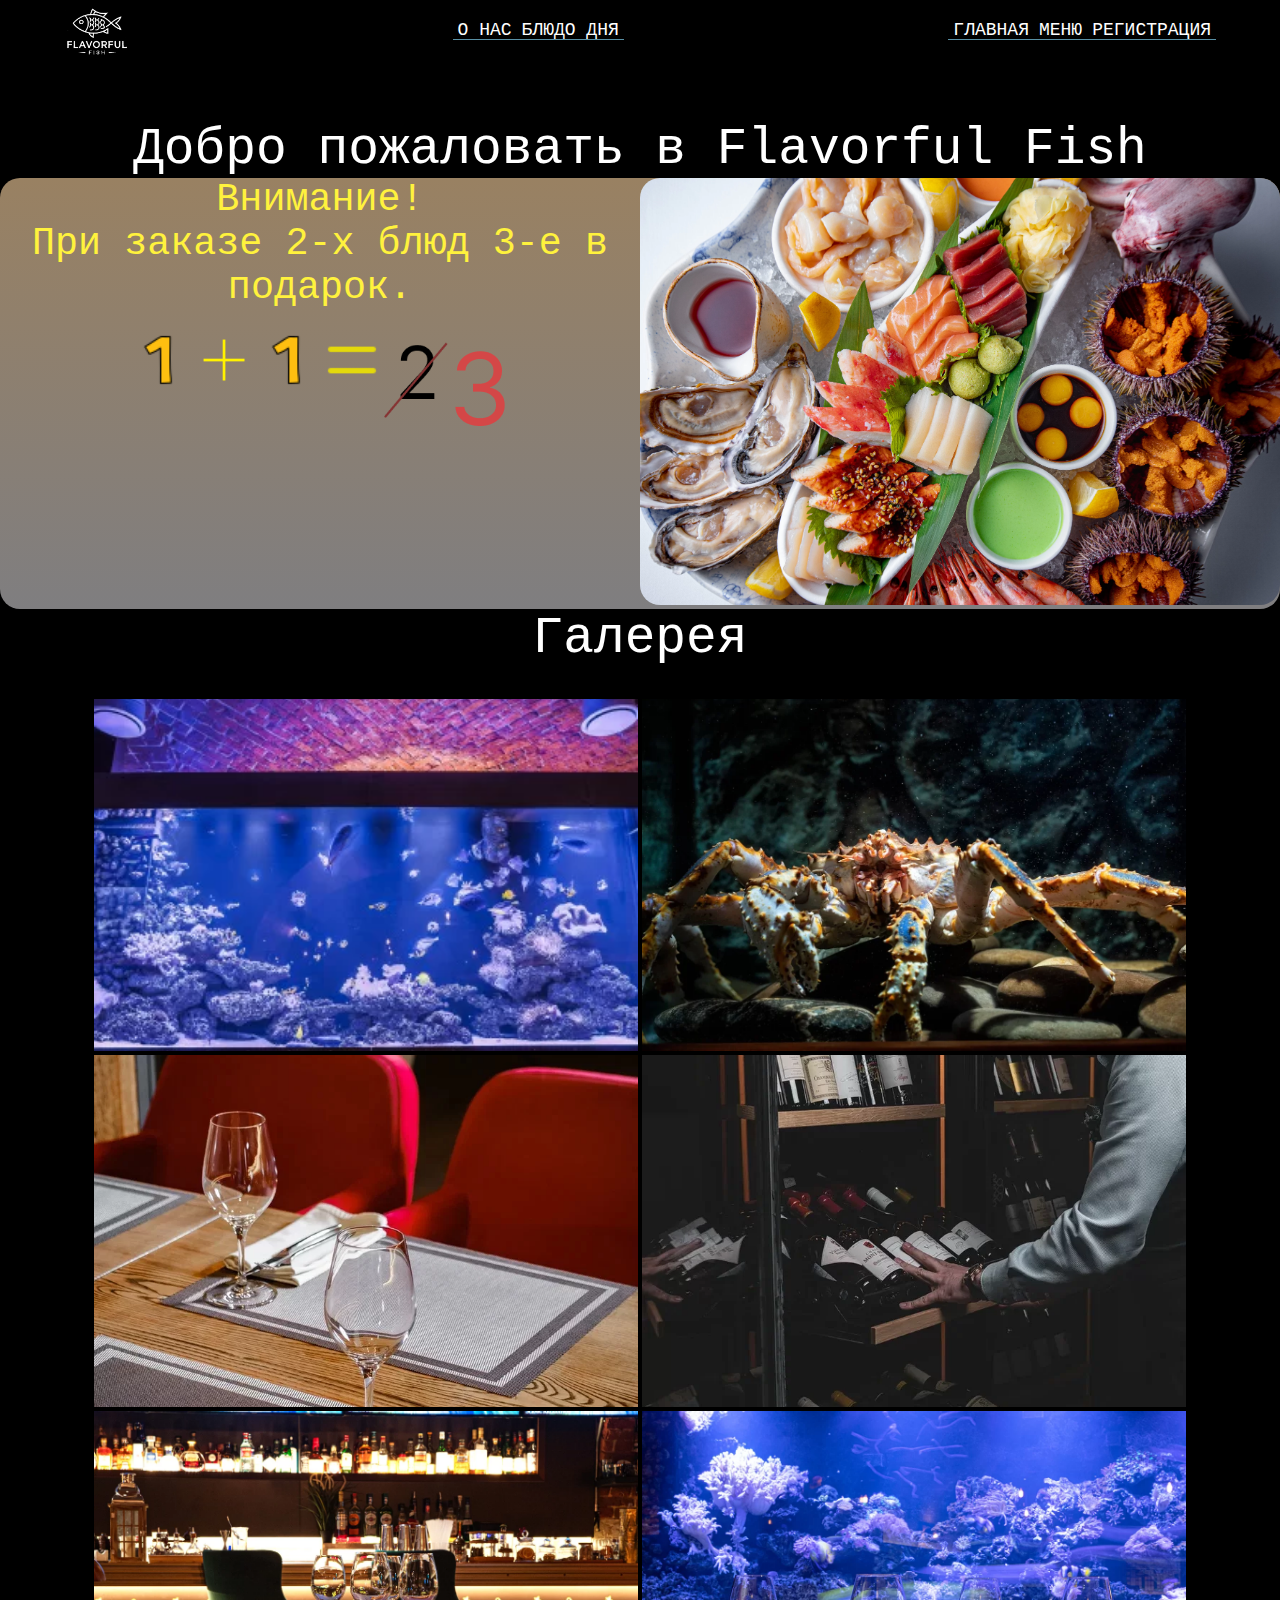
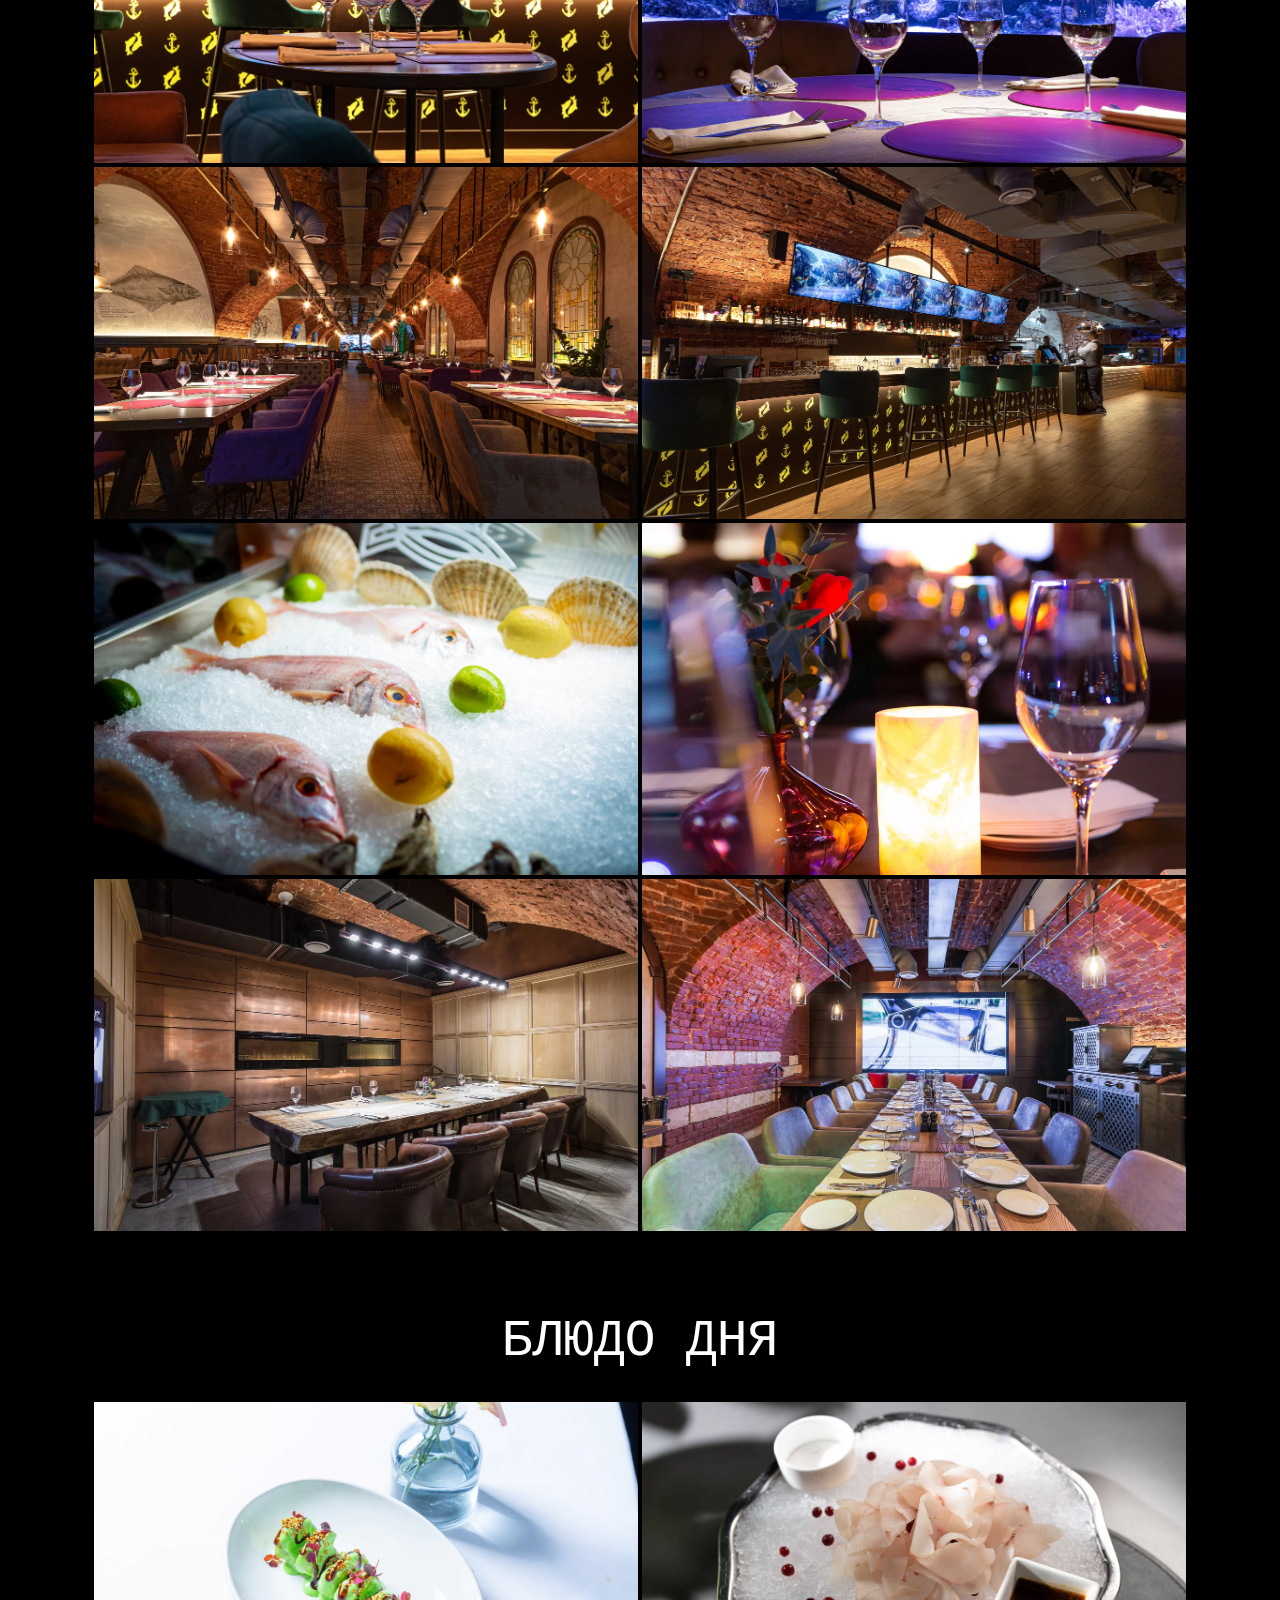
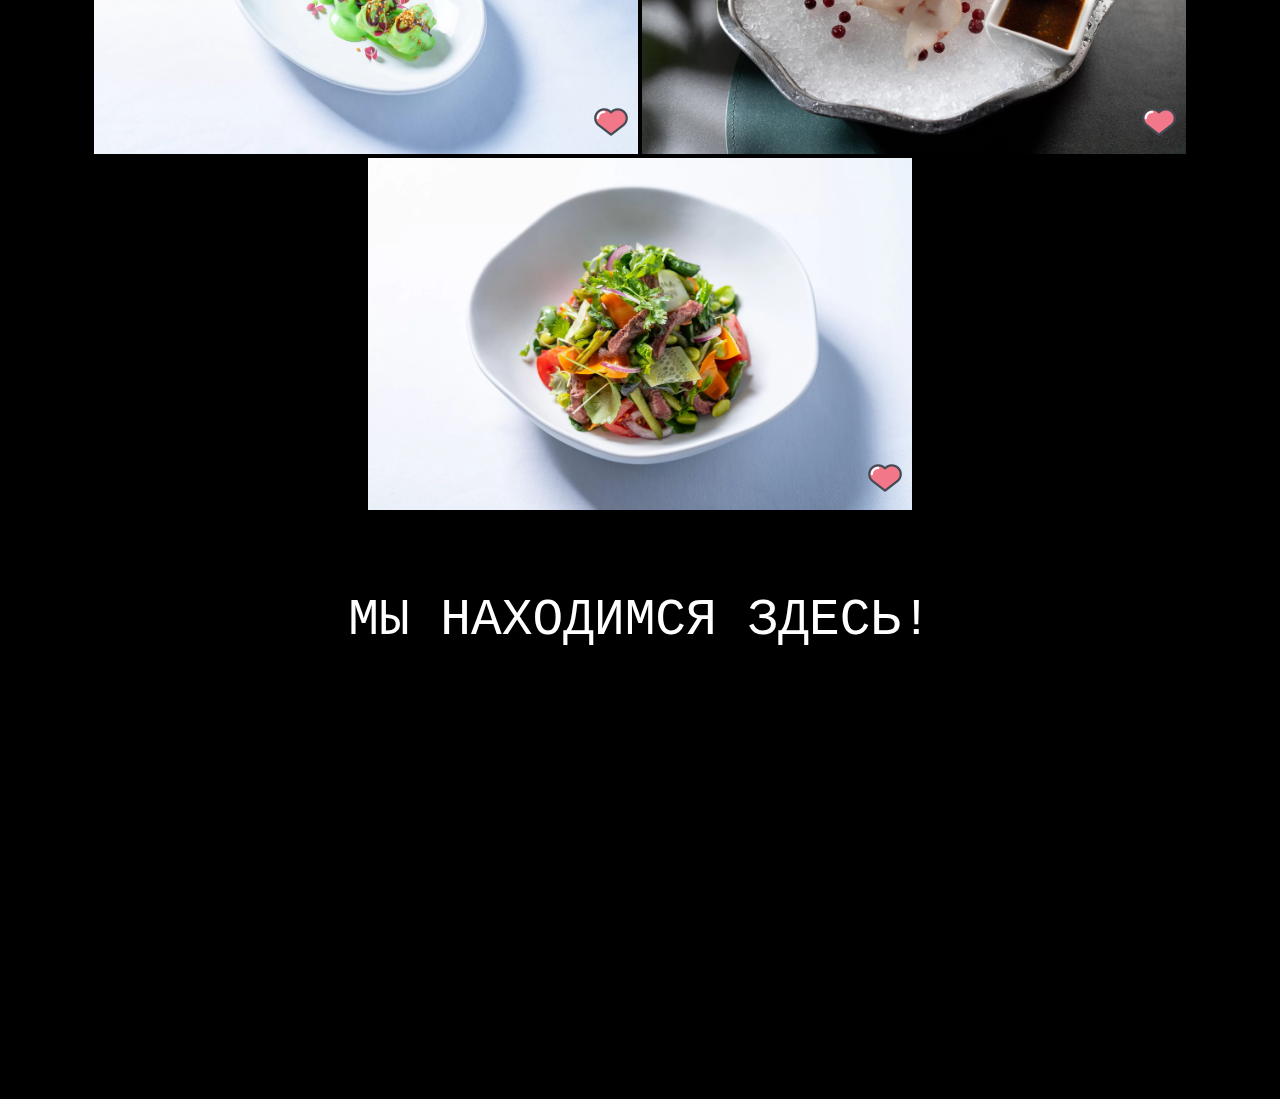
<file: index.html>
<!DOCTYPE html>
<html lang="en">
<head>
    <meta charset="UTF-8">
    <meta name="viewport" content="width=device-width, initial-scale=1.0">
    <title>Document</title>
    <link rel="stylesheet" href="glav.css">
</head>
<body>
    <header>
            <a href="" class="logo"><img class="img_head" src="image/white_on_trans4.png"></a>
                   <nav>
                <ul>
                    <li><a href="onas.html">О НАС</a></li>
                    <li><a href="#bludo">БЛЮДО ДНЯ</a></li>
                </ul>
            </nav>

            <nav>
                <ul>
                    <li><a href="index.html">ГЛАВНАЯ</a></li>
                    <li><a href="menu.html">МЕНЮ</a></li>
                    <li><a href="registr.html">РЕГИСТРАЦИЯ</a></li>
                </ul>
            </nav>
    </header>
    <h2>Добро пожаловать в Flavorful Fish</h2>
<div class="full">

    <div class="text">
       <p class="text-p">Внимание!
        <br>При заказе 2-х блюд 3-е в подарок.</p>
        <br><div class="web">
            <img class="wer" src="image/icons8-1-48.png">
            <img class="wer" src="image/icons8-плюс-50.png">
            <img class="wer" src="image/icons8-1-48.png">
            <img class="wer" src="image/icons8-знак-равенства-48 (1).png">
            <img class="wer" src="image/Group 1.png">
            <img class="wer" src="image/Group 1 (1).png">
        </div>
    </div>

    <div class="rek">
       <img class="reklama" src="image/glavn.webp">
    </div>
  </div>

  <h4>Галерея</h4>
  <div class="galery">
    <div class="img">
         <img src="image/galery/p1.webp">
    </div>

    <div class="img">
        <img src="image/galery/p2.webp">
   </div>

   <div class="img">
    <img src="image/galery/p3.webp">
</div>

<div class="img">
    <img src="image/galery/p4.webp">
</div>

<div class="img">
    <img src="image/galery/p5.webp">
</div>

<div class="img">
    <img src="image/galery/p6.webp">
</div>

<div class="img">
    <img src="image/galery/p7.webp">
</div>

<div class="img">
    <img src="image/galery/p8.webp">
</div>

<div class="img">
    <img src="image/galery/p9.webp">
</div>

<div class="img">
    <img src="image/galery/p10.webp">
</div>

<div class="img">
    <img src="image/galery/p11.webp">
</div>

<div class="img">
    <img src="image/galery/p12.webp">
</div>
  </div>


<h4 id="bludo" >БЛЮДО ДНЯ</h4>
  <div class="galery">
    <div class="img">
         <img src="image/goryachie/krevetki.webp">
         <input class="im" type="image" src="image/icons8-сердце-48.png">
    </div>

    <div class="img">
        <img src="image/holodnie/stroganina.webp">
        <input class="im" type="image" src="image/icons8-сердце-48.png">
   </div>

   <div class="img">
    <img src="image/salati/aziat.webp">
    <input class="im" type="image" src="image/icons8-сердце-48.png">
      </div>
    </div>

    <h4 id="bludo">МЫ НАХОДИМСЯ ЗДЕСЬ!</h4>
    <div class="frame">
    <iframe src="https://www.google.com/maps/embed?pb=!1m18!1m12!1m3!1d2246.0327800682667!2d37.636493369936936!3d55.74055942306972!2m3!1f0!2f0!3f0!3m2!1i1024!2i768!4f13.1!3m3!1m2!1s0x46b54ae498aaa1b5%3A0x3d925935d016d545!2z0KDQtdGB0YLQvtGA0LDQvSDQoNCr0JHQkCDQnNCV0KfQotCr!5e0!3m2!1sru!2sru!4v1733249234255!5m2!1sru!2sru" width="900" height="450" style="border:0;" allowfullscreen="" loading="lazy" referrerpolicy="no-referrer-when-downgrade"></iframe>
      </div>
  </div>
</body>
</html>
</file>
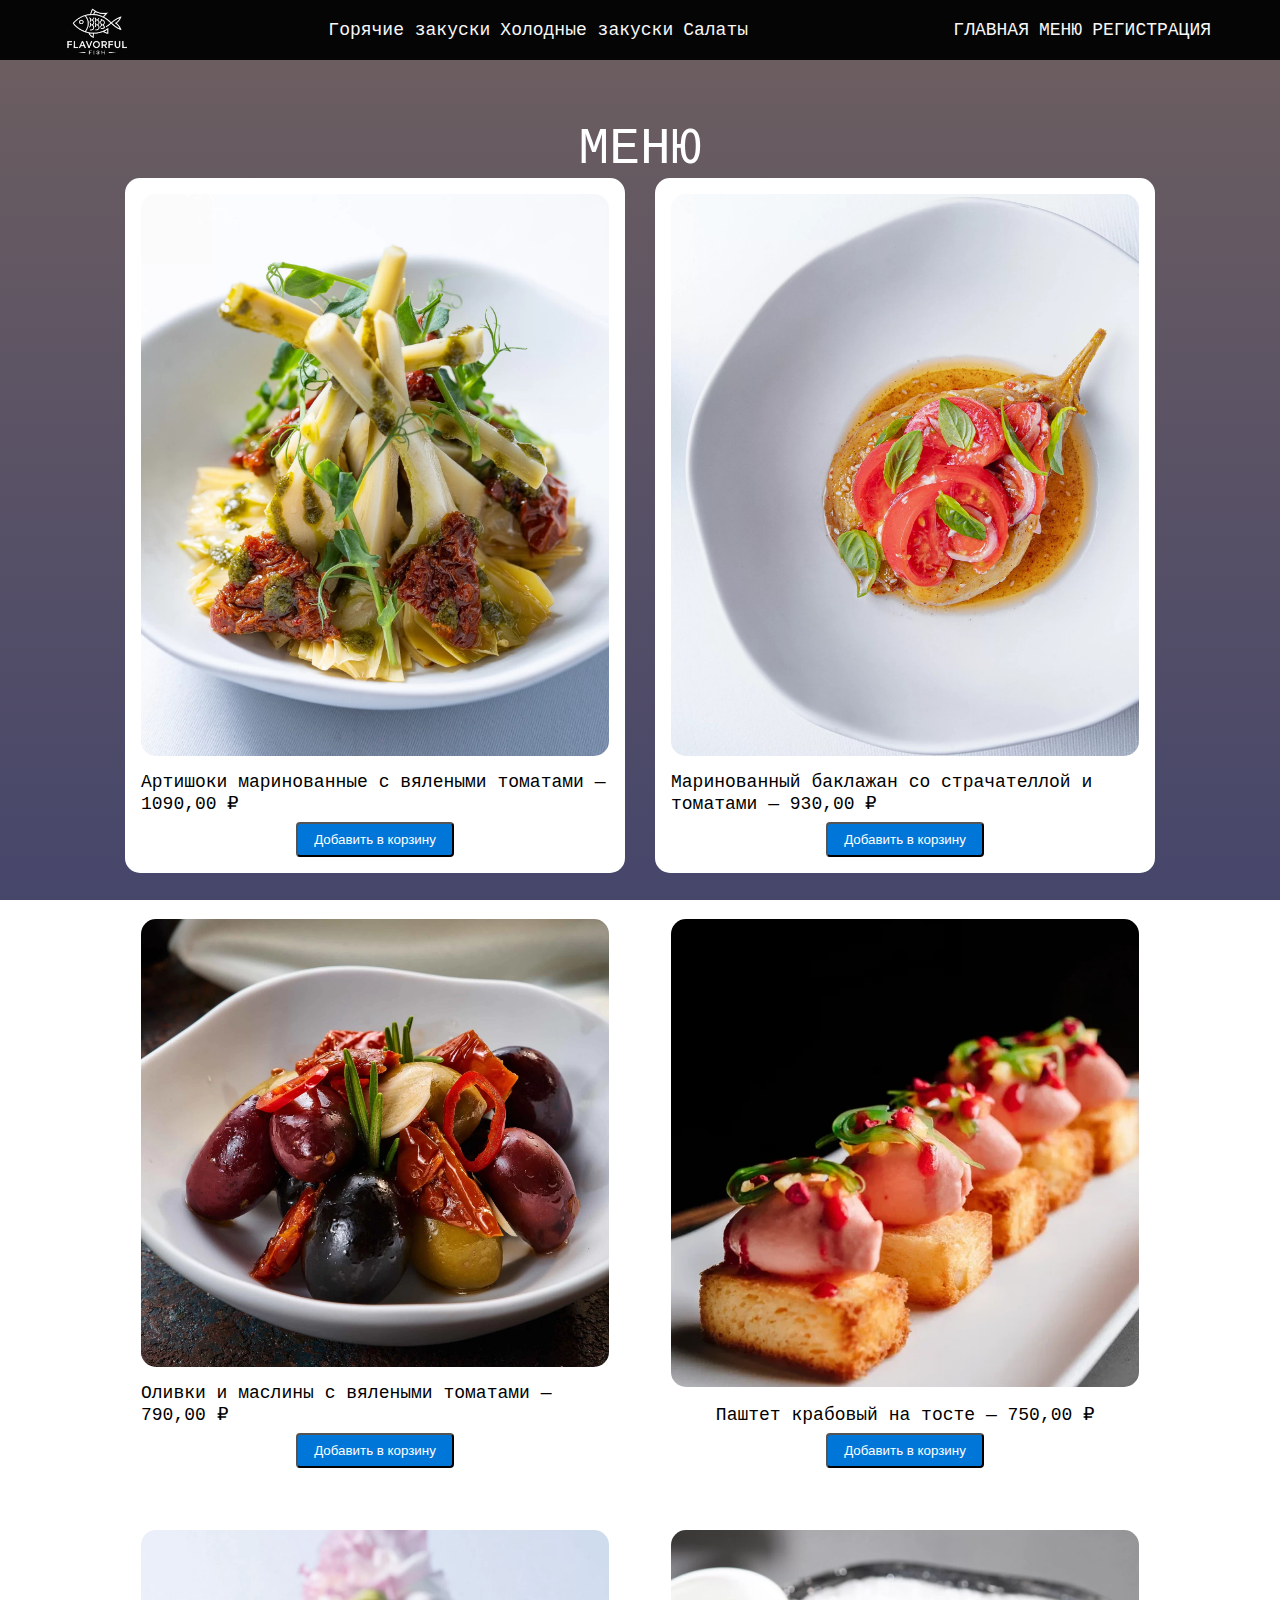
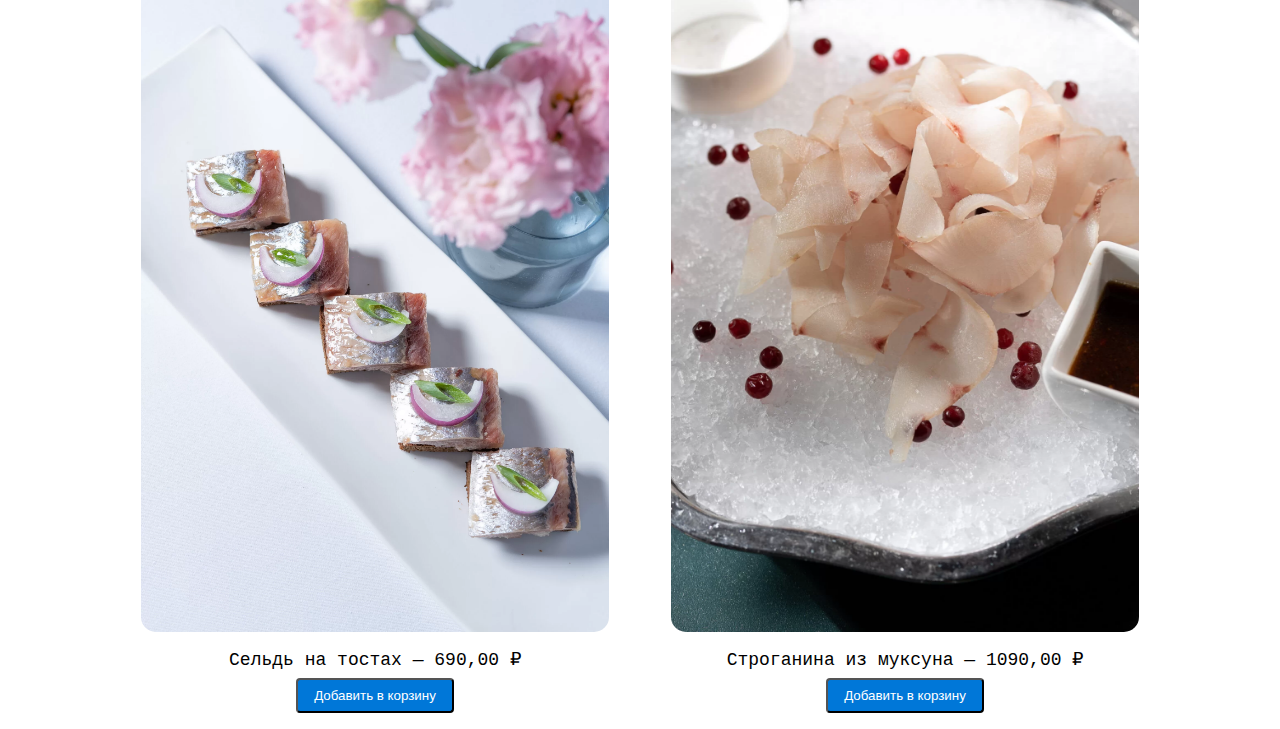
<file: h.html>
<!DOCTYPE html>
<html>
<head>
<meta name="viewport" content="width=device-width, initial-scale=1">
<title>Document</title>
<link rel="stylesheet" href="h.css">
</head>
<body>
        <header>
            <a class="logo" href="index.html"><img class="img_head" src="image/white_on_trans4.png"></a>
            <nav>                                                                       
                <ul>
                    <li><a href="menu.html"><p>Горячие закуски</p></a></li>
                    <li><a href="h.html"><p>Холодные закуски</p></a></li>
                    <li><a href="s.html"><p>Салаты</p></a></li>
                </ul>
            </nav>
    
            <nav>                                                                       
                <ul>
                    <li><a href="index.html"><p>ГЛАВНАЯ</p></a></li>
                    <li><a href="menu.html"><p>МЕНЮ</p></a></li>
                    <li><a href="registr.html"><p>РЕГИСТРАЦИЯ</p></a></li>
                </ul>
            </nav>
    </header>
    
<h2>МЕНЮ</h2>
<div class="zxc">
  <div class="product-card">
      <img src="image/holodnie/arti.webp" alt="Название товара" class="product-card__image">
      <h3 class="product-card__title">Артишоки маринованные с вялеными томатами
        — 1090,00 ₽</h3>
      <button class="product-card__button">Добавить в корзину</button>
    </div>
  
    <div class="product-card">
      <img src="image/holodnie/baklazhan3.jpg" alt="Название товара" class="product-card__image">
      <h3 class="product-card__title">
        Маринованный баклажан со страчателлой и томатами
        — 930,00 ₽</h3>
      <button class="product-card__button">Добавить в корзину</button>
    </div>
  
    <div class="product-card">
      <img src="image/holodnie/olivki.webp" alt="Название товара" class="product-card__image">
      <h3 class="product-card__title">Оливки и маслины с вялеными томатами
        — 790,00 ₽</h3>
      <button class="product-card__button">Добавить в корзину</button>
    </div>
  
    <div class="product-card">
      <img src="image/holodnie/pashtet.webp" alt="Название товара" class="product-card__image">
      <h3 class="product-card__title">Паштет крабовый на тосте
        — 750,00 ₽</h3>
      <button class="product-card__button">Добавить в корзину</button>
    </div>
  
    <div class="product-card">
      <img src="image/holodnie/seld.webp" alt="Название товара" class="product-card__image">
      <h3 class="product-card__title">Сельдь на тостах
        — 690,00 ₽</h3>
      <button class="product-card__button">Добавить в корзину</button>
    </div>
  
    <div class="product-card">
      <img src="image/holodnie/stroganina.webp" alt="Название товара" class="product-card__image">
      <h3 class="product-card__title">Строганина из муксуна — 1090,00 ₽</h3>
      <button class="product-card__button">Добавить в корзину</button>
    </div>
  </div>
</body>
</html>
</file>
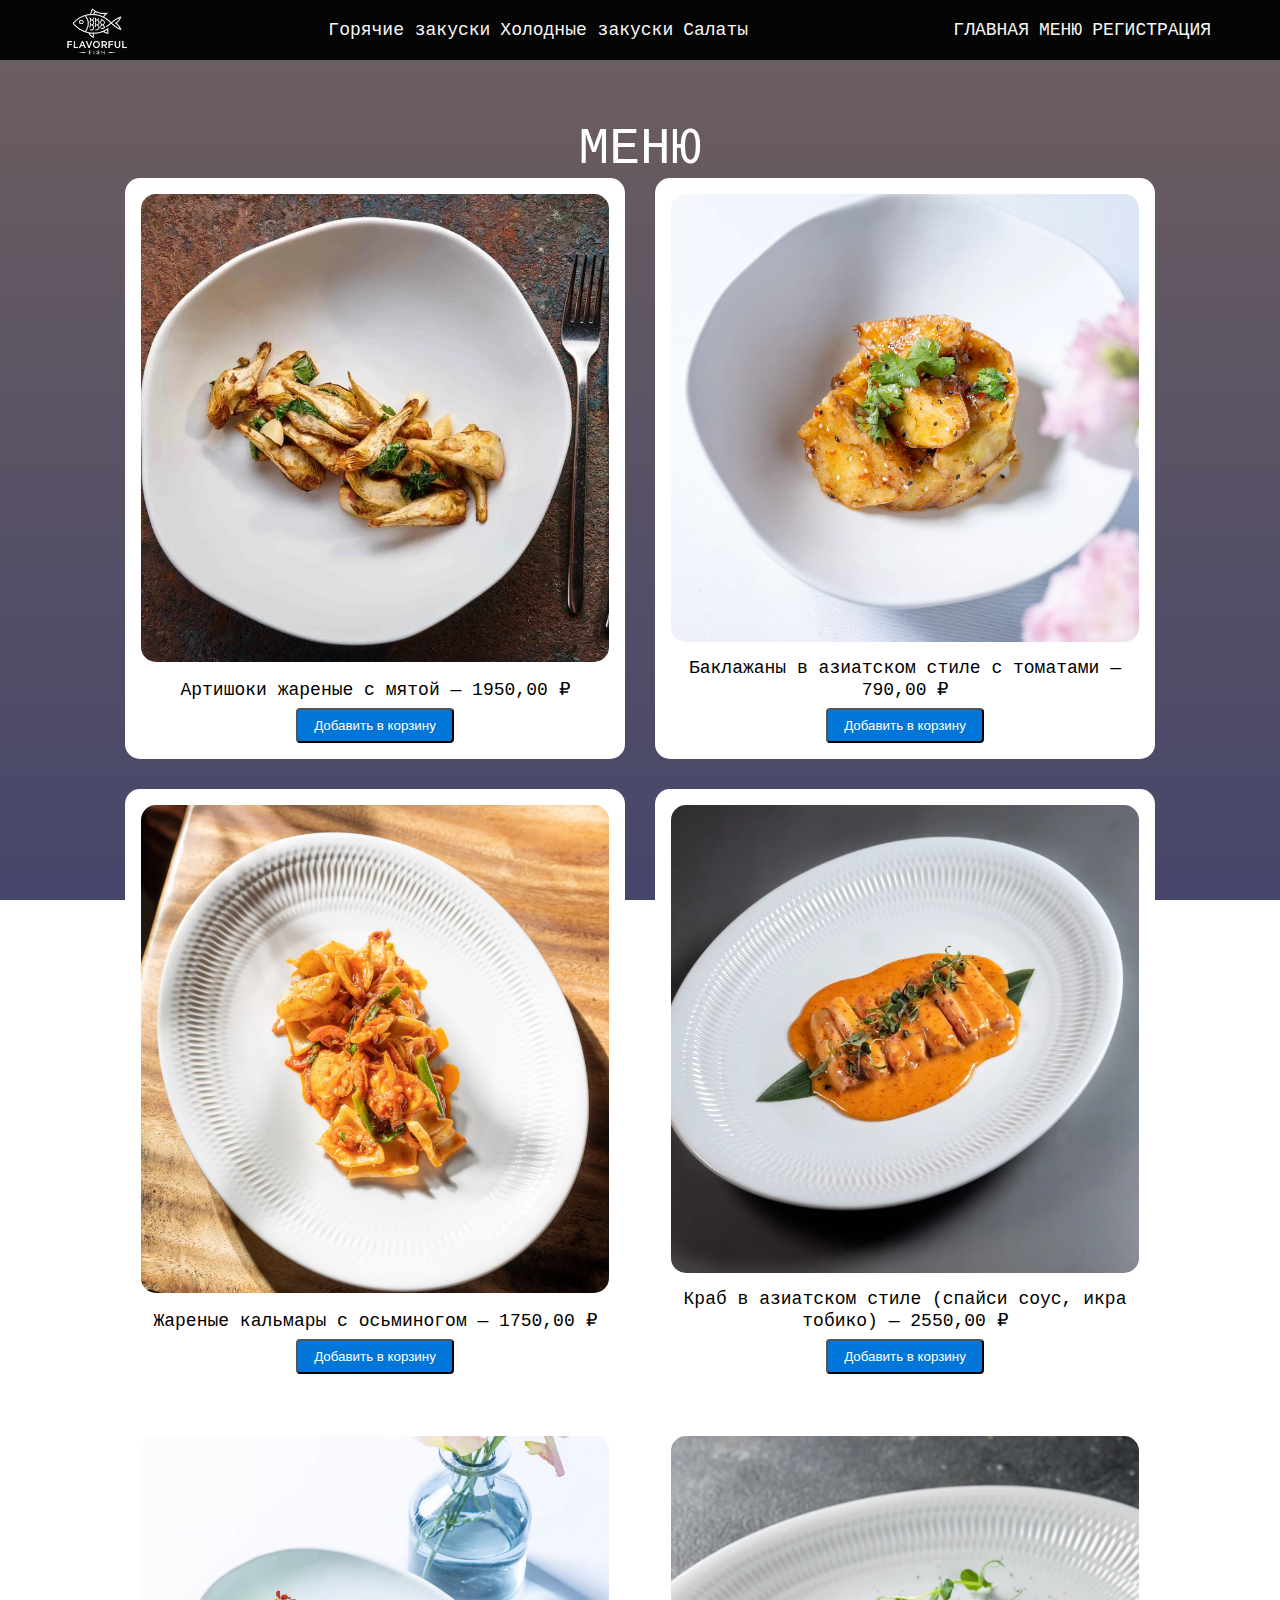
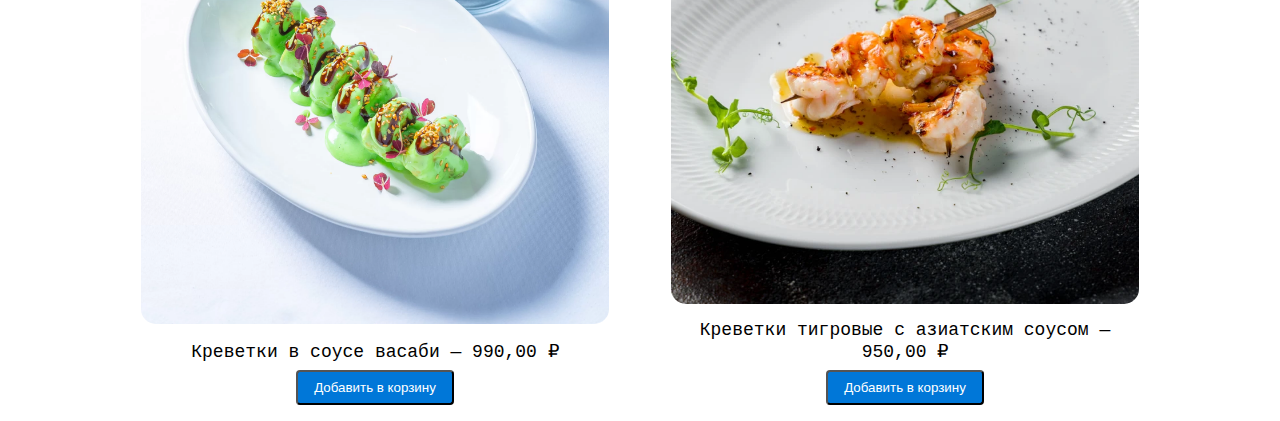
<file: menu.html>
<!DOCTYPE html>
<html lang="en">
<head>
    <meta charset="UTF-8">
    <meta name="viewport" content="width=device-width, initial-scale=1.0">
    <title>Document</title>
    <link rel="stylesheet" href="menu.css">
</head>
<body>
    <header>
        <a class="logo" href="index.html"><img class="img_head" src="image/white_on_trans4.png"></a>
        <nav>                                                                       
            <ul>
                <li><a href="menu.html"><p>Горячие закуски</p></a></li>
                <li><a href="h.html"><p>Холодные закуски</p></a></li>
                <li><a href="s.html"><p>Салаты</p></a></li>
            </ul>
        </nav>

        <nav>                                                                       
            <ul>
                <li><a href="index.html"><p>ГЛАВНАЯ</p></a></li>
                <li><a href="menu.html"><p>МЕНЮ</p></a></li>
                <li><a href="registr.html"><p>РЕГИСТРАЦИЯ</p></a></li>
            </ul>
        </nav>
</header>
<h2>МЕНЮ</h2>
<div class="zxc">
<div class="product-card">
    <img src="image/goryachie/artisoki.webp" alt="Название товара" class="product-card__image">
    <h3 class="product-card__title">Артишоки жареные с мятой
        — 1950,00 ₽</h3>
    <button class="product-card__button">Добавить в корзину</button>
  </div>



  <div class="product-card">
    <img src="image/goryachie/baklazhan.webp" alt="Название товара" class="product-card__image">
    <h3 class="product-card__title">Баклажаны в азиатском стиле с томатами
        — 790,00 ₽</h3>
    <button class="product-card__button">Добавить в корзину</button>
  </div>


  <div class="product-card">
    <img src="image/goryachie/kalmari.webp" alt="Название товара" class="product-card__image">
    <h3 class="product-card__title">Жареные кальмары с осьминогом
        — 1750,00 ₽</h3>
    <button class="product-card__button">Добавить в корзину</button>
  </div>

  <div class="product-card">
    <img src="image/goryachie/krab.webp" alt="Название товара" class="product-card__image">
    <h3 class="product-card__title">Краб в азиатском стиле (спайси соус, икра тобико)
        — 2550,00 ₽</h3>
    <button class="product-card__button">Добавить в корзину</button>
  </div>


  <div class="product-card">
    <img src="image/goryachie/krevetki.webp" alt="Название товара" class="product-card__image">
    <h3 class="product-card__title">
        Креветки в соусе васаби
        — 990,00 ₽</h3>
    <button class="product-card__button">Добавить в корзину</button>
  </div>


  <div class="product-card">
    <img src="image/goryachie/tigrovie.webp" alt="Название товара" class="product-card__image">
    <h3 class="product-card__title">Креветки тигровые с азиатским соусом
        — 950,00 ₽</h3>
    <button class="product-card__button">Добавить в корзину</button>
  </div>

</div>
</body>
</html>
</file>
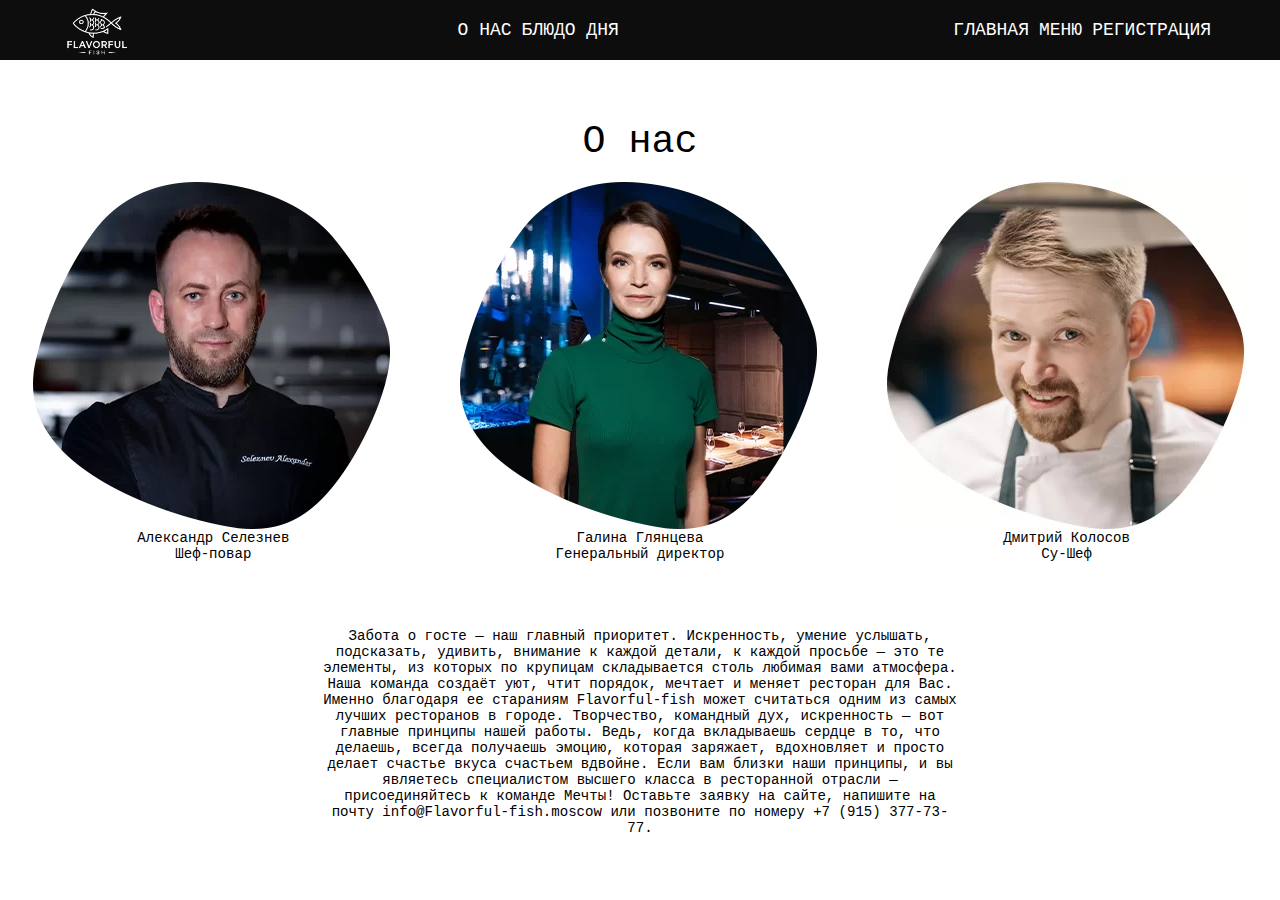
<file: onas.html>
<!DOCTYPE html>
<html lang="en">
<head>
  <meta charset="UTF-8">
  <meta name="viewport" content="width=device-width, initial-scale=1.0">
  <title>Document</title>
  <link rel="stylesheet" href="onas.css">
</head>
<body>
  <header>
    <a class="logo" href="index.html"><img class="img_head" src="image/white_on_trans4.png"></a>
    <nav>
      <ul>
          <li><a href="onas.html"><p class="txt">О НАС</p></p></a></li>
          <li><a href="index.html#bludo"><p class="txt">БЛЮДО ДНЯ</p></a></li>
      </ul>
    </nav>

    <nav>                                                                       
        <ul>
            <li><a href="index.html"><p class="txt">ГЛАВНАЯ</p></a></li>
            <li><a href="menu.html"><p class="txt">МЕНЮ</p></a></li>
            <li><a href="registr.html"><p class="txt">РЕГИСТРАЦИЯ</p></a></li>
        </ul>
    </nav>
</header>
  <h1>О нас</h1>
  <div class="mi">
    <div class="product-card">
      <img class="che" src="image/komanda/cheef-optimized.webp">
      <p class="txt3">Александр Селезнев
        <br>Шеф-повар</p>
    </div>

    <div class="product-card">
      <img class="che" src="image/komanda/gendir-optimized.webp">
      <p class="txt3">Галина Глянцева
        <br>Генеральный директор</p>
    </div>

    <div class="product-card">
      <img class="che" src="image/komanda/sucheef-optimized.webp">
      <p class="txt3">Дмитрий Колосов
        <br>Су-Шеф</p>
    </div>

<div class="text3">
    <p class="text2">Забота о госте — наш главный приоритет. 
      Искренность, умение услышать, подсказать, удивить, внимание к каждой детали, к каждой просьбе — это те элементы, из которых по крупицам складывается столь любимая вами атмосфера.
      Наша команда создаёт уют, чтит порядок, мечтает и меняет ресторан для Вас. 
      Именно благодаря ее стараниям Flavorful-fish может считаться одним из самых лучших ресторанов в городе.
      Творчество, командный дух, искренность — вот главные принципы нашей работы. 
      Ведь, когда вкладываешь сердце в то, что делаешь, всегда получаешь эмоцию, которая заряжает, вдохновляет и просто делает счастье вкуса счастьем вдвойне.
      Если вам близки наши принципы, и вы являетесь специалистом высшего класса в ресторанной отрасли — присоединяйтесь к команде Мечты! 
      Оставьте заявку на сайте, напишите на почту info@Flavorful-fish.moscow или позвоните по номеру +7 (915) 377-73-77.</p></div>
  </div>
</body>
</html>
</file>
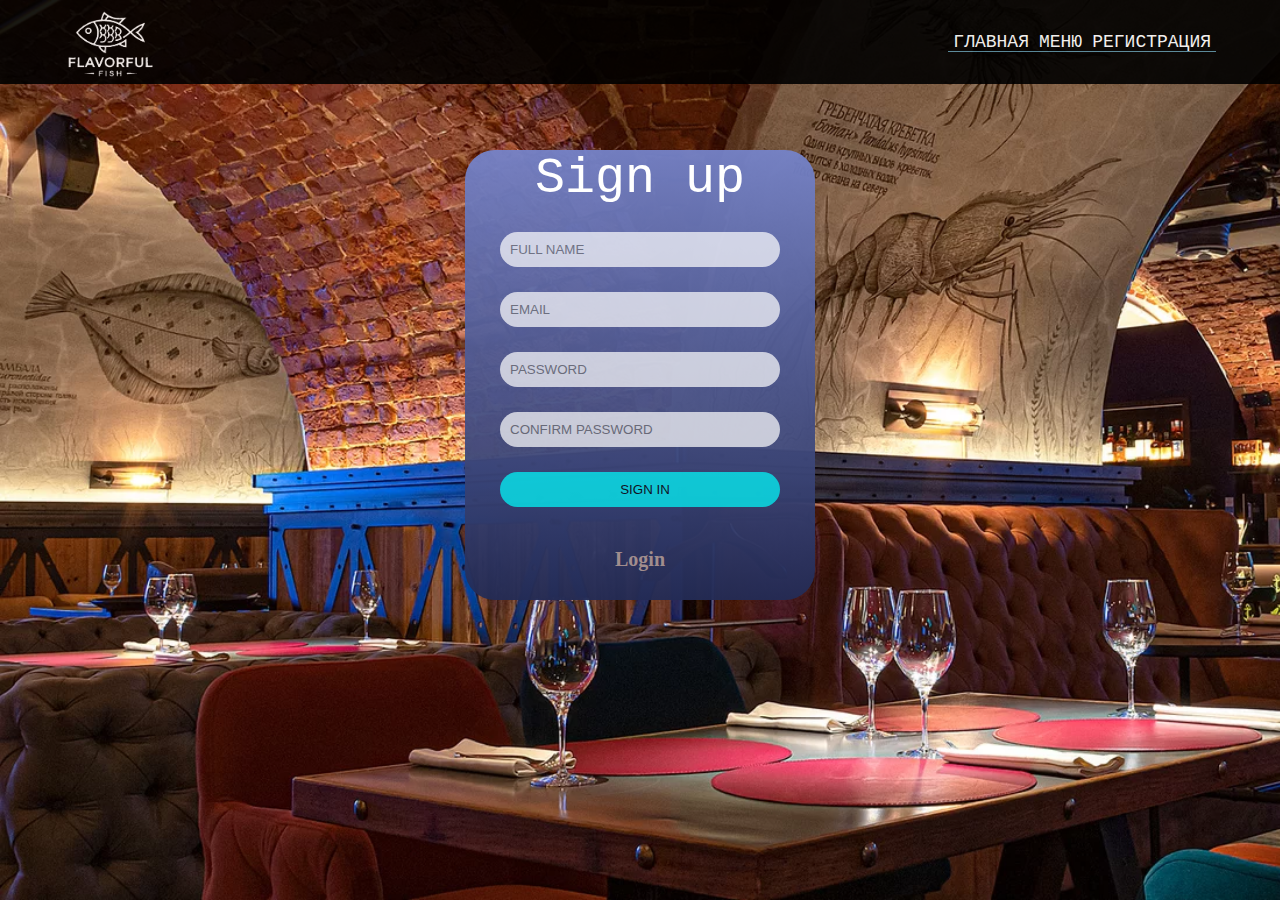
<file: registr.html>
<!DOCTYPE html>
<html lang="en">
<head>
  <meta charset="UTF-8">
  <meta name="viewport" content="width=device-width, initial-scale=1.0">
  <title>Document</title>
  <link rel="stylesheet" href="registr.css">
</head>
<body>
  <header>
    <a href="index.html" class="logo"><img class="img_head" src="image/white_on_trans4.png"></a>
    <nav>
        <ul>
            <li><a href="index.html">ГЛАВНАЯ</a></li>
            <li><a href="menu.html">МЕНЮ</a></li>
            <li><a href="registr.html">РЕГИСТРАЦИЯ</a></li>
        </ul>
    </nav>
</header>
<div class="container">
  <div class="frame">
    <div class="nav">
      <ul class="links">
        <li class="signup-inactive"><a class="btn">Sign up</a></li>
      </ul>
    </div>
    <form>
      <div class="full">
        <input class="inp" type="text" placeholder="FULL NAME">
        <input class="inp" type="text" placeholder="EMAIL">
        <input class="inp" type="password" placeholder="PASSWORD">
        <input class="inp" type="password" placeholder="CONFIRM PASSWORD">
        <input class="inp_but" type="button" value="SIGN IN">
      </div>
         <h1><a class="log" href="#">Login</a></h1>
    </form>
</body>
</html>
</file>
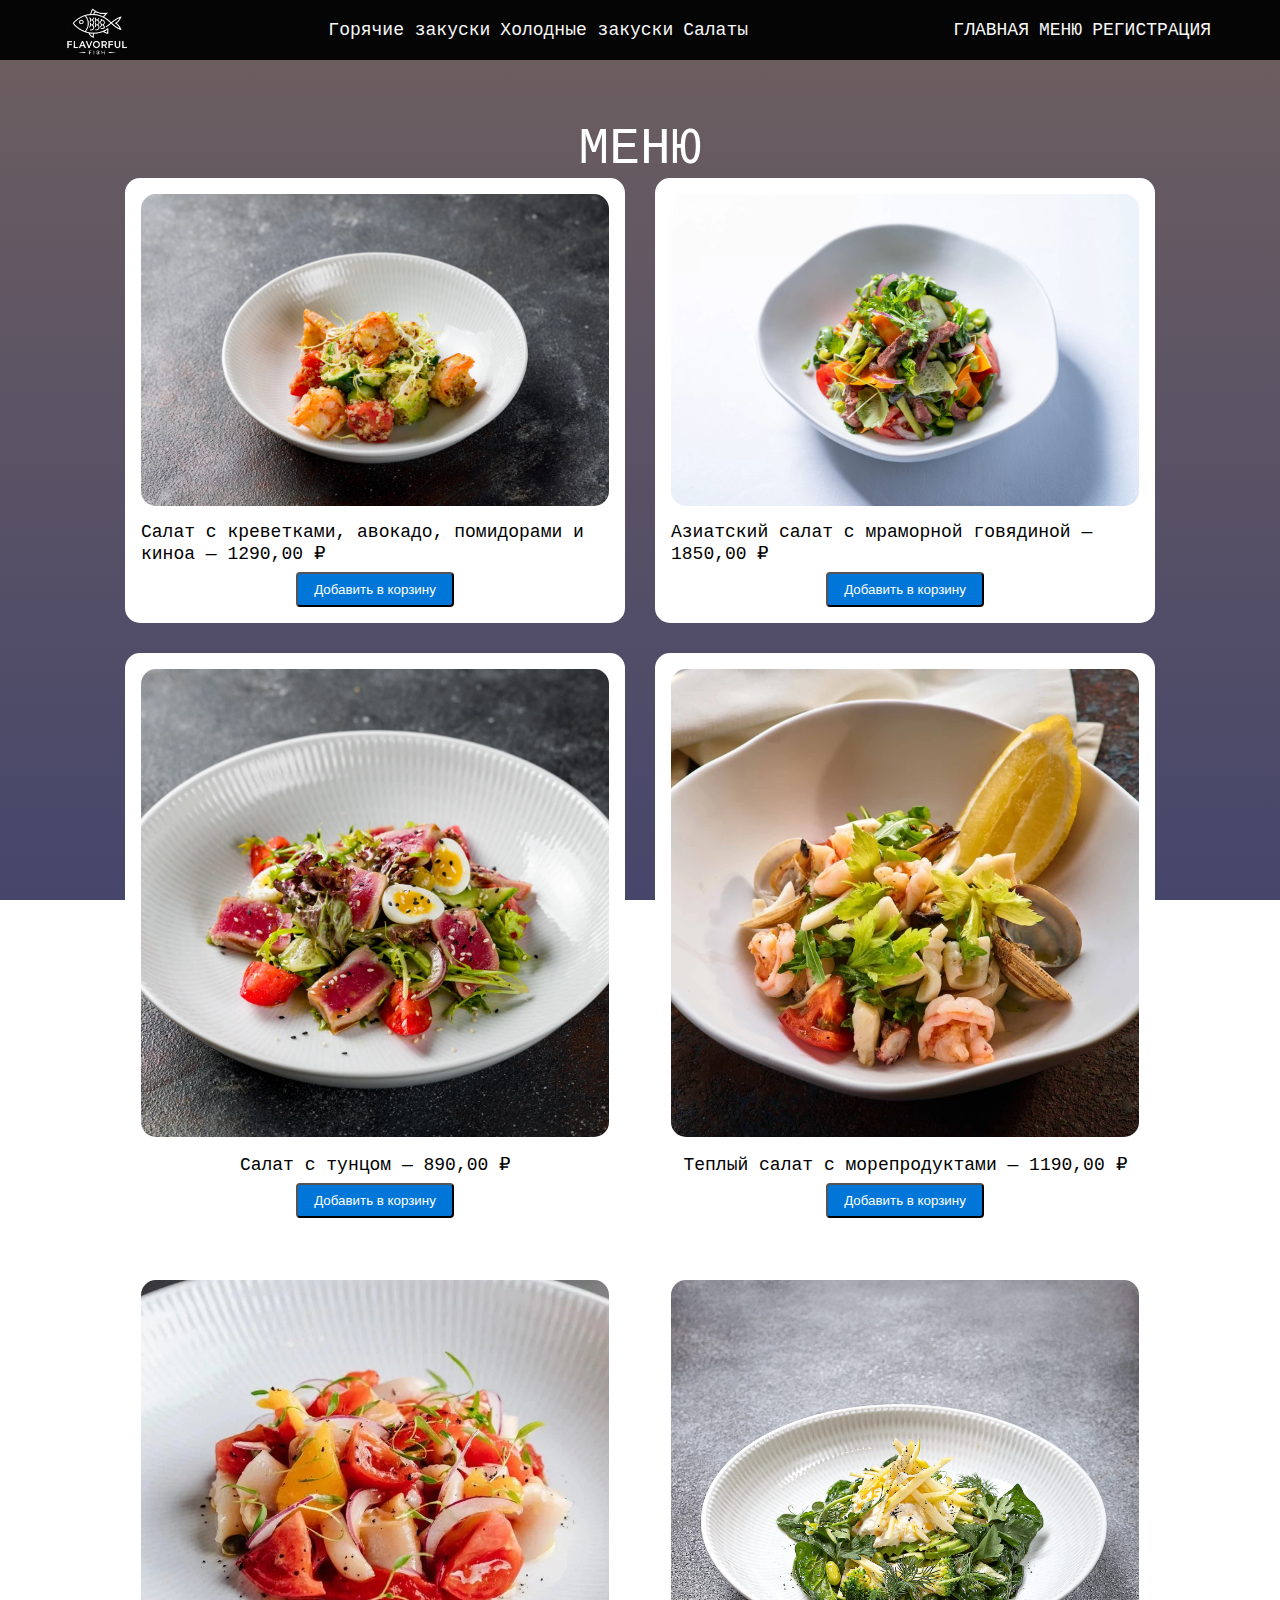
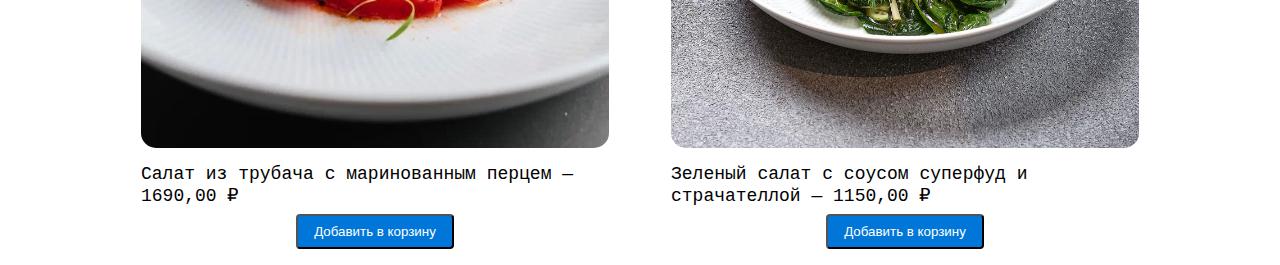
<file: s.html>
<!DOCTYPE html>
<html>
<head>
<meta name="viewport" content="width=device-width, initial-scale=1">
<title>Document</title>
<link rel="stylesheet" href="s.css">
</head>
<body>
        <header>
            <a class="logo" href="index.html"><img class="img_head" src="image/white_on_trans4.png"></a>
            <nav>                                                                       
                <ul>
                    <li><a href="menu.html"><p>Горячие закуски</p></a></li>
                    <li><a href="h.html"><p>Холодные закуски</p></a></li>
                    <li><a href="s.html"><p>Салаты</p></a></li>
                </ul>
            </nav>
    
            <nav>                                                                       
                <ul>
                    <li><a href="index.html"><p>ГЛАВНАЯ</p></a></li>
                    <li><a href="menu.html"><p>МЕНЮ</p></a></li>
                    <li><a href="registr.html"><p>РЕГИСТРАЦИЯ</p></a></li>
                </ul>
            </nav>
    </header>
    
<h2>МЕНЮ</h2>
<div class="zxc">
  <div class="product-card">
      <img src="image/salati/avokado.webp" alt="Название товара" class="product-card__image">
      <h3 class="product-card__title">Салат с креветками, авокадо, помидорами и киноа
        — 1290,00 ₽</h3>
      <button class="product-card__button">Добавить в корзину</button>
    </div>
  
    <div class="product-card">
      <img src="image/salati/aziat.webp" alt="Название товара" class="product-card__image">
      <h3 class="product-card__title">Азиатский салат с мраморной говядиной
        — 1850,00 ₽</h3>
      <button class="product-card__button">Добавить в корзину</button>
    </div>
  
    <div class="product-card">
      <img src="image/salati/tunetc.webp" alt="Название товара" class="product-card__image">
      <h3 class="product-card__title">
        Салат с тунцом — 890,00 ₽</h3>
      <button class="product-card__button">Добавить в корзину</button>
    </div>
  
    <div class="product-card">
      <img src="image/salati/moreprodi.webp" alt="Название товара" class="product-card__image">
      <h3 class="product-card__title">Теплый салат с морепродуктами — 1190,00 ₽</h3>
      <button class="product-card__button">Добавить в корзину</button>
    </div>
  
    <div class="product-card">
      <img src="image/salati/iztrubacha.webp" alt="Название товара" class="product-card__image">
      <h3 class="product-card__title">Салат из трубача с маринованным перцем — 1690,00 ₽</h3>
      <button class="product-card__button">Добавить в корзину</button>
    </div>
  
  
    <div class="product-card">
      <img src="image/salati/superfud.webp" alt="Название товара" class="product-card__image">
      <h3 class="product-card__title">
        Зеленый салат с соусом суперфуд и страчателлой — 1150,00 ₽</h3>
      <button class="product-card__button">Добавить в корзину</button>
    </div>
  </div>
</body>
</html>
</file>
<file: glav.css>
*{
    margin: 0;
    padding: 0;
    box-sizing: border-box;
    list-style: none;
    text-decoration: none;
}


body{
    background-color: black;
    background-attachment: fixed;
    background-size: cover;
    z-index: 1;
}


header{
    position: fixed;
    background-color: rgb(0, 0, 0);
    top: 0;
    left: 0;
    right: 0;
    display: flex;
    justify-content: space-between;
    align-items: center;
    padding: 0 5%;
    opacity: 1;
    z-index: 10;
}


header .logo{
    color: rgb(172, 238, 255);
    display: flex;
    align-items: center;
    font-family: cursive;  
}


header nav  li{
    position: relative;
    float: left;
}


header nav  li a{
    padding:5px;
    color: rgb(255, 255, 255);
    font-family: 'Courier New', Courier, monospace;
    font-size: 2vh;
 
}


.img_head{
    width:5vw;
}


h1{
    text-align: center;
    font-family: 'Courier New', Courier, monospace;
    font-weight: 1;
    font-size: 1.5vw;
}


h2{
    margin-top: 45px;
    text-align: center;
    font-family: 'Courier New', Courier, monospace;
    font-weight: 1;
    font-size: 4vw;
    color: white;
}


nav a:hover::after {
    height: 100%;
   }

nav a::after{
    content: '';
    position: absolute;
    left: 0;
    bottom: 0;
    background-color: rgb(89, 144, 165);
    z-index: -1;
    width: 100%;
    height: 1px;
    transition: 0.4s;
}

.card{
    box-shadow: 0 4px 8px 0 rgba(0,0,0,0.2);
    transition: 0.3s;
    width:25%;
    background-color: white;
    overflow: hidden;
    border-radius: 20px; 
}


.container {
    padding: 2px 16px;
}


.full{
    border: 0px solid rgb(112, 8, 8);
    background:linear-gradient(rgb(153, 129, 98),rgb(127, 126, 128));
    float: left;
    width: 100%;
    height: 100%;
    border-radius: 20px;
}


.text-p{
    font-size: 3vw;
    font-family: 'Courier New', Courier, monospace;
    text-align: center;
    color: rgb(255, 242, 61);
}


.text-t{
    font-size: 3vw;
    font-family: 'Courier New', Courier, monospace;
   
    color: rgb(255, 242, 61);
}


.reklama{
    width: 100%;
    height: 100%;
    border-radius: 20px;
}


.text{
 border: 0px solid red;
 width: 50%;
 height: 100%;
 float: left;
}


.rek{
border:0px solid red;
width: 50%;
height: 100%;
float: left;
}


.linia{
    width: 8%;
}


.lin{
display: flex;
justify-content: center;
align-items: center;
}


.wer{
    width: 5vw;
    height: 100%;
}


.web{
    display: flex;
    justify-content: center;
}


h2{
    margin-top: 120px;
}


.anim{
    height: 30vw;
    width:100%;
}


.text_menu{
    font-size: 1.3vw;
    font-family: 'Courier New', Courier, monospace;
}


h4{
    margin-top: 200px;
}


h4{
    margin-top: 45px;
    text-align: center;
    font-family: 'Courier New', Courier, monospace;
    font-weight: 1;
    font-size: 4vw;
    color: white;
}


.galery{
    overflow: hidden;
    padding: 2rem 0;
    text-align: center;
}


.galery .img{
    width: 100%;
    max-width: 34rem;
    height: 22rem;
    display: inline-block;
    overflow: hidden;
    margin: 0rem;
}


.galery .img img{
    width: 100%;
    height: 100%;
    object-fit: cover;
}


.galery .img img{
    transition: 0.5s;
}


.galery .img img:hover{
    transform: scale(1.1);
}


.im{
    position: relative;
    bottom: 60px;
    left: 45%;
}


.frame{
    display:flex ;
    justify-content: center;
}
</file>
<file: h.css>
*{
    margin: 0;
    padding: 0;
    box-sizing: border-box;
    list-style: none;
    text-decoration: none;
}


body{
    background:linear-gradient(rgb(110, 95, 95),rgb(70, 70, 107));
    width: 100%;
    height: 100%;
    background-attachment: fixed;
    background-size: cover;
}


header{
    position: fixed;
    top: 0;
    left: 0;
    right: 0;
    background: rgb(0, 0, 0);
    display: flex;
    justify-content: space-between;
    align-items: center;
    padding: 0 5%;
    opacity: 0.95;
    z-index: 50;
}


header .logo{
    color: rgb(114, 111, 100);
    display: flex;
    align-items: center;
    font-family: cursive;
}


header nav li{
    position: relative;
    float: left;
}


header nav li a p{
    padding: 5px;
    color: rgb(255, 255, 255);
    font-family: 'Courier New', Courier, monospace;
    font-size: 2vh;
}


.img_head{
    width:5vw;
}


h1{
    text-align: center;
    font-family: 'Courier New', Courier, monospace;
    font-weight: 1;
    font-size: 1.5vw;
}


h2{
    margin-top: 120px;
    text-align: center;
    font-family: 'Courier New', Courier, monospace;
    font-weight: 1;
    font-size: 4vw;
    color: white;
}


p{
    color: #5a5a5a; /* Цвет текста */
    padding: 10px; /* Поля вокруг текста */
    transition:0.1s linear; /* Время изменения */
}


p:hover {
    color: #fff; /* Цвет текста */
    background: #f66d52; /* Цвет фона */
}








.anim{

    height: 20vw;
    width:100%;
}





.text_menu{
    font-size: 1.3vw;
    font-family: 'Courier New', Courier, monospace;
}


.product-card {
    max-width: 500px;
    display: flex;
    flex-direction: column;
    align-items: center;
    border: 0px solid #ccc;
    padding: 16px;
    border-radius: 15px;
    float: left;
    background-color: rgb(255, 255, 255);
    overflow: hidden;
  }
   
  .product-card__image {
    width: 100%;
    height: 100%;
    object-fit: cover;
    margin-bottom: 16px;
    border-radius: 15px;
  }
   
  .product-card__title {
    font-size: 18px;
    font-weight: 2;
    margin-bottom: 8px;
    font-family: 'Courier New', Courier, monospace;
  }
   
  .product-card__description {
    font-size: 14px;
    margin-bottom: 16px;
  }
   
.product-card__price {
    font-size: 16px;
    font-weight: bold;
    margin-bottom: 16px;
}
   
.product-card__button {
    background-color: #0077d8;
    color: #fff;
    padding: 8px 16px;
    border-radius: 4px;
    cursor: pointer;
}


.zxc{
    display: flex;
    flex-wrap: wrap;
    justify-content: center;
    gap: 30px;
}
</file>
<file: menu.css>
*{
    margin: 0;
    padding: 0;
    box-sizing: border-box;
    list-style: none;
    text-decoration: none;
}


body{
    background:linear-gradient(rgb(110, 95, 95),rgb(70, 70, 107));
    width: 100%;
    height: 100%;
    background-attachment: fixed;
    background-size: cover;
}


header{
    position: fixed;
    top: 0;
    left: 0;
    right: 0;
    background: rgb(0, 0, 0);
    display: flex;
    justify-content: space-between;
    align-items: center;
    padding: 0 5%;
    opacity: 0.95;
    z-index: 50;
}


header .logo{
    color: rgb(114, 111, 100);
    display: flex;
    align-items: center;
    font-family: cursive;
}


header nav li{
    position: relative;
    float: left;
}


header nav li a p{
    padding: 5px;
    color: rgb(255, 255, 255);
    font-family: 'Courier New', Courier, monospace;
    font-size: 2vh;
}


.img_head{
    width:5vw;
}


h1{
    text-align: center;
    font-family: 'Courier New', Courier, monospace;
    font-weight: 1;
    font-size: 1.5vw;
}


h2{
    margin-top: 120px;
    text-align: center;
    font-family: 'Courier New', Courier, monospace;
    font-weight: 1;
    font-size: 4vw;
    color: white;
}


.anim{
    transition: 1s;
    height: 20vw;
    width:100%;
}


.anim:hover{
    transform: scale(1.5);
}


.galery{
    overflow: hidden;
    padding: 2rem 0;
    text-align: center;
}


.galery .img{
    width: 100%;
    max-width: 34rem;
    height: 22rem;
    display: inline-block;
    overflow: hidden;
    margin: 0rem;
}


.galery .img img{
    width: 100%;
    height: 100%;
    object-fit: cover;
}


h3{
    text-align: center;
}


p{
    color: #5a5a5a;
    padding: 10px;
    transition:0.1s linear;
}


p:hover {
    color: #fff;
    background: #f66d52;
}


.product-card {
    max-width: 500px;
    display: flex;
    flex-direction: column;
    align-items: center;
    border: 0px solid #ccc;
    padding: 16px;
    border-radius: 15px;
    float: left;
    background-color: rgb(255, 255, 255);
    overflow: hidden;
}


.product-card__image{
    width: 100%;
    height: 100%;
    object-fit: cover;
    margin-bottom: 16px;
    border-radius: 15px;
}
   
.product-card__title{
    font-size: 18px;
    font-weight: 2;
    margin-bottom: 8px;
    font-family: 'Courier New', Courier, monospace;
}


.product-card__description{
    font-size: 14px;
    margin-bottom: 16px;
}
  

.product-card__price{
    font-size: 16px;
    font-weight: bold;
    margin-bottom: 16px;
}


.product-card__button {
    background-color: #0077d8;
    color: #fff;
    padding: 8px 16px;
    border-radius: 4px;
    cursor: pointer;
}


.zxc{
    display: flex;
    flex-wrap: wrap;
    justify-content: center;
    gap: 30px;
}
</file>
<file: onas.css>
*{
  margin: 0;
  padding: 0;
  box-sizing: border-box;
  list-style: none;
  text-decoration: none;
}


body{
  background-color: white;
}


header{
  position: fixed;
  top: 0;
  left: 0;
  right: 0;
  background: rgb(0, 0, 0);
  display: flex;
  justify-content: space-between;
  align-items: center;
  padding: 0 5%;
  opacity: 0.95;
  z-index: 50;
}


header .logo{
  color: rgb(114, 111, 100);
  display: flex;
  align-items: center;
  font-family: cursive;
}


header nav li{
  position: relative;
  float: left;
}


header nav li a .txt{
  padding: 5px;
  color: rgb(255, 255, 255);
  font-family: 'Courier New', Courier, monospace;
  font-size: 2vh;
}


.img_head{
  width:5vw;
}


h1{
  text-align: center;
  font-family: 'Courier New', Courier, monospace;
  font-weight: 1;
  font-size: 1.5vw;
}


.txt{
  color: #ffffff;
  padding: 10px;
  transition:0.1s linear;
}


.txt:hover {
  color: #fff;
  background: #f66d52;
}


.mi{
  display: flex;
  justify-content: space-around;
flex-wrap: wrap;
}


h1{
  margin-top: 120px;
  text-align: center;
  font-family: 'Courier New', Courier, monospace;
  font-weight: 1;
  font-size: 3vw;
  color: rgb(0, 0, 0);
}


h3{
  text-align: center;
  font-family: 'Courier New', Courier, monospace;
  font-weight: 1%;
  color: rgb(0, 0, 0);
}



.product-card {
  max-width: 500px;
  display: flex;
  flex-direction: column;
  align-items: center;
  border: 0px solid #ccc;
  padding: 16px;
  border-radius: 15px;
  float: left;
  background-color: rgb(255, 255, 255);
  overflow: hidden;
}


.text2{
  text-align: center;
  font-family: 'Courier New', Courier, monospace;
  font-weight: 1;
  font-size: 1.1vw;
  color: rgb(0, 0, 0);
}


.text3{
  margin-top: 50px;
  width: 50%;
  border: 0px solid red;
}


.che{
  width:100%;
}



.txt3{
  text-align: center;
  font-family: 'Courier New', Courier, monospace;
  font-weight: 1;
  font-size: 1.1vw;
  color: rgb(0, 0, 0);
}
</file>
<file: registr.css>
body{
    background:url(image/fon2.webp);
    width: 100%;
    height: 100%;
    background-attachment: fixed;
    background-size: cover;
    z-index: 1;
}


*{
    margin: 0;
    padding: 0;
    box-sizing: border-box;
    list-style: none;
    text-decoration: none;
}


header{
    position: fixed;
    top: 0;
    left: 0;
    right: 0;
    background: rgb(0, 0, 0);
    display: flex;
    justify-content: space-between;
    align-items: center;
    padding: 0 5%;
    opacity: 0.9;
}


header .logo{
    color: rgb(255, 255, 255);
    display: flex;
    align-items: center;
    font-family: cursive;
}


header nav li{
    position: relative;
    float: left;
}


header nav li a{
    padding: 5px;
    color: rgb(255, 255, 255);
    font-family: 'Courier New', Courier, monospace;
    font-size: 2vh;
}


.img_head{
    max-width: 10vh;
}


nav a:hover::after {
    height: 100%;
}


nav a::after {
    content: '';
    position: absolute;
    left: 0;
    bottom: 0;
    background-color: rgb(89, 144, 165);
    z-index: -1;
    width: 100%;
    height: 1px;
    transition: 0.4s;
}


.container{
    width: 100%;
    padding-top: 150px;
    padding-bottom: 100px;
}


.frame {
    height: 450px;
    width: 350px;
    background:linear-gradient( rgba(117, 131, 201, 0.95), rgba(35,43,85,0.95));
    background-size: cover;
    border-top: solid 0px rgba(255,255,255,.5);
    border-radius: 30px;
    overflow: hidden;
    margin: 0 auto;
    -webkit-transition: all .5s ease;
    transition: all .5s ease;
}


.signup-inactive{
    display: flex;
    justify-content: center;
    font-family: 'Courier New', Courier, monospace;
    font-size: 50px;
    color: white
}


.inp{
    margin-left: 35px;
    width: 80%;
    height: 35px;
    margin-top: 25px;
    border: none;
    border-radius: 20px;
    opacity: 0.7;
    padding-left: 10px;
}


.inp_but{
    background-color: aqua;
    margin-left: 35px;
    width: 80%;
    height: 35px;
    margin-top: 25px;
    border: none;
    border-radius: 20px;
    opacity: 0.7;
    padding-left: 10px;
    cursor: pointer;
    transition: opacity 0.2s;
}


.inp_but:hover {
    opacity: 0.5;
}


.inp_but:active {
    opacity: 0.9;
}


h1{
    text-align: center;
    margin-top: 30px;
}


.log{
    color: rgb(161, 141, 141);
    font-size: 20px;
}
</file>
<file: s.css>
*{
    margin: 0;
    padding: 0;
    box-sizing: border-box;
    list-style: none;
    text-decoration: none;
}


body{
    background:linear-gradient(rgb(110, 95, 95),rgb(70, 70, 107));
    width: 100%;
    height: 100%;
    background-attachment: fixed;
    background-size: cover;
}


header{
    position: fixed;
    top: 0;
    left: 0;
    right: 0;
    background: rgb(0, 0, 0);
    display: flex;
    justify-content: space-between;
    align-items: center;
    padding: 0 5%;
    opacity: 0.95;
    z-index: 50;
}


header .logo{
    color: rgb(114, 111, 100);
    display: flex;
    align-items: center;
    font-family: cursive;
}


header nav li{
    position: relative;
    float: left;
}


header nav li a p{
    padding: 5px;
    color: rgb(255, 255, 255);
    font-family: 'Courier New', Courier, monospace;
    font-size: 2vh;
}


.img_head{
    width:5vw;
}


h1{
    text-align: center;
    font-family: 'Courier New', Courier, monospace;
    font-weight: 1;
    font-size: 1.5vw;
}


h2{
    margin-top: 120px;
    text-align: center;
    font-family: 'Courier New', Courier, monospace;
    font-weight: 1;
    font-size: 4vw;
    color: white;
}


.anim{
    transition: 1s;
    height: 20vw;
    width:100%;
}


.anim:hover{
    transform: scale(1.5);
}


p{
    color: #5a5a5a;
    padding: 10px;
    transition:0.1s linear;
}


p:hover {
    color: #fff; 
    background: #f66d52;
}


.card {
    box-shadow: 0 4px 8px 0 rgba(0,0,0,0.2);
    transition: 0.3s;
    width:25%;
    background-color: white;
    overflow: hidden;
    border-radius: 20px;
    
}


.card:hover {
    box-shadow: 0 8px 16px 0 rgba(0,0,0,0.2);
}


.container {
    padding: 2px 16px;
}


.full{
    display: flex;
    border: 0px solid black;
    justify-content: center;
    gap: 30px;
    width: 100%;
    padding-bottom: 10px;
}


.anim{
    transition: 0.5s;
    height: 20vw;
    width:100%;
}


.anim:hover{
    transform: scale(1.5);
}


.text_menu{
    font-size: 1.3vw;
    font-family: 'Courier New', Courier, monospace;
}


.product-card {
    max-width: 500px;
    display: flex;
    flex-direction: column;
    align-items: center;
    border: 0px solid #ccc;
    padding: 16px;
    border-radius: 15px;
    float: left;
    background-color: rgb(255, 255, 255);
    overflow: hidden;
}


.product-card__image{
    width: 100%;
    height: 100%;
    object-fit: cover;
    margin-bottom: 16px;
    border-radius: 15px;
}


.product-card__title{
    font-size: 18px;
    font-weight: 2;
    margin-bottom: 8px;
    font-family: 'Courier New', Courier, monospace;
}


.product-card__description{
    font-size: 14px;
    margin-bottom: 16px;
}


.product-card__price{
    font-size: 16px;
    font-weight: bold;
    margin-bottom: 16px;
}


.product-card__button {
    background-color: #0077d8;
    color: #fff;
    padding: 8px 16px;
    border-radius: 4px;
    cursor: pointer;
}


.zxc{
    display: flex;
    flex-wrap: wrap;
    justify-content: center;
    gap: 30px;
}
</file>
